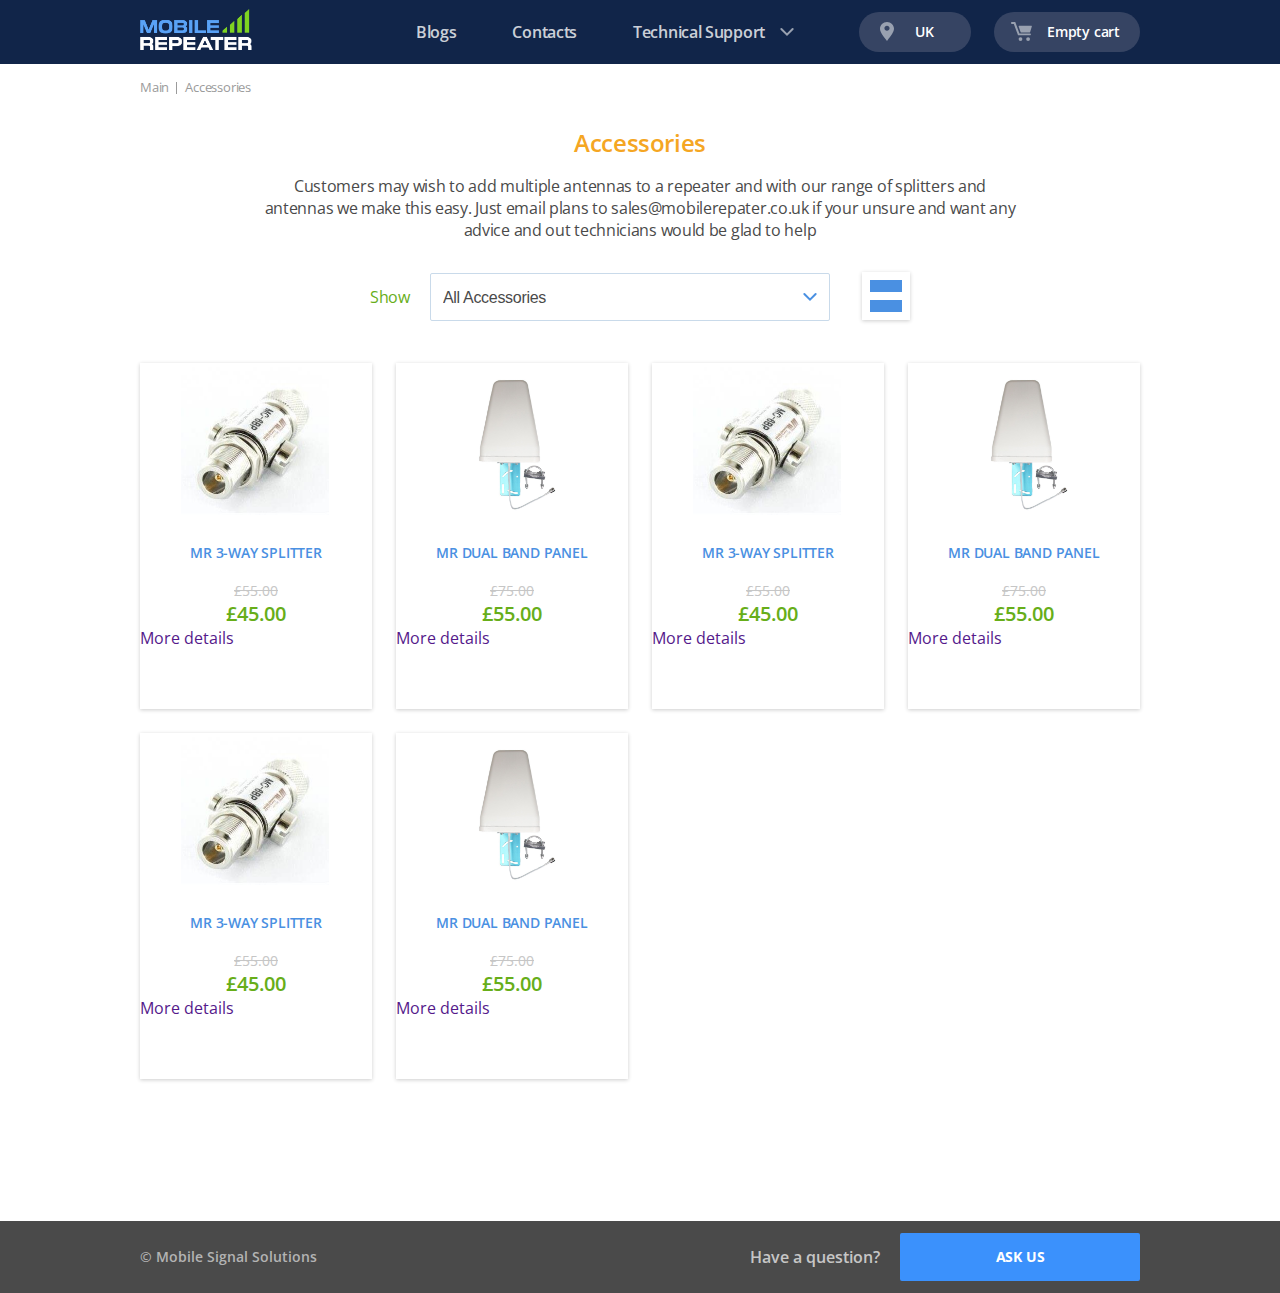
<file: accessories-cards.html>
<!doctype html>
<html class="start" lang="">
    <head>
        <meta charset="utf-8">
        <meta http-equiv="x-ua-compatible" content="IE=edge,chrome=1">
        <title></title>
        <meta name="description" content="">
        <meta name="description" content="">        
        <meta name="apple-mobile-web-app-capable" content="yes" />
        <meta name="apple-mobile-web-app-status-bar-style" content="black-translucent" />
        <meta name="viewport" content="width=device-width,minimum-scale=1.0,maximum-scale=1.0"/>

        <link rel="manifest" href="site.webmanifest">
        <link rel="shortcut icon" href="" type="image/x-icon">
        <link rel="icon" href="" type="image/x-icon">
        <link href="https://fonts.googleapis.com/css?family=Open+Sans:300,400,600" rel="stylesheet">
        
        <!-- Place favicon.ico in the root directory -->

        <link rel="stylesheet" href="assets/normalize.css">        
        <link rel="stylesheet" href="assets/slick.css">
        <link rel="stylesheet" href="assets/main.css">
        <link rel="stylesheet" href="assets/mq.css">

        <script src="assets/jquery-3.2.1.min.js"></script>
        <script src="assets/slick.min.js"></script>
        <script src="assets/main.js"></script>
    </head>
    <body>
        
        <header id="header">
            <div class="wrapper clearfix">
                <div class="header__logo">
                    <a href="">
                        <img src="./assets/header-logo.png" alt="">
                    </a>
                </div>
                <section class="header__nav">
                    <ul class="header__nav_list clearfix">
                        <li>
                            <a href="">Blogs</a>
                        </li>
                        <li>
                            <a href="">Contacts</a>
                        </li>
                        <li class="sub">
                            <span>Technical Support</span>
                            <ul class="sub__list">
                                <li>
                                    <a href="">Return & Delivery</a>
                                </li>
                                <li>
                                    <a href="">Technical Support </a>
                                </li>
                                <li>
                                    <a href="">Certificates </a>
                                </li>
                                <li>
                                    <a href="">FAQ</a>
                                </li>                                
                            </ul>
                        </li>
                    </ul>
                    <div class="header__nav_params">
                        <div class="header__nav_params-region">UK</div>
                        <div class="header__nav_params-card">Empty cart</div>
                    </div>
                </section>
            </div>
        </header>

        <main class="accessories">
			<div class="wrapper">
				<ul class="breadcrumb clearfix">
                    <li>
                        <a href="">Main</a>
                    </li>                    
                    <li>
                        <span>Accessories</span>
                    </li>
                </ul>
                <h2>Accessories</h2>
                <section class="accessories__top-text">
                	Customers may wish to add multiple antennas to a repeater and with our range of splitters and antennas we make this easy. Just email plans to sales@mobilerepater.co.uk if your unsure and want any advice and out technicians would be glad to help
                </section>                
            	<ul class="accessories__filter clearfix">
            		<li class="accessories__filter_title">Show</li>
            		<li class="accessories__filter_select-box">
            			<label class="accessories__filter-select">
                            <select id="accessories-filter" title="">
                                <option value="">All Accessories</option>
                                <option value="">Just something</option>
                                <option value="">Just something else</option>                                    
                            </select>
                        </label>
            		</li>
            		<li class="accessories__filter-switcher">
            			<div class="list">
            				<i></i>
            			</div>
            		</li>
            	</ul>

            	<article class="accessories__collection cards clearfix">
            		<!-- ================ CARDS START ===================== -->
            		<section class="accessories__cards_item">
            			<div class="accessories__cards_item-img">
            				<img src="assets/accessories-item-1.jpg" alt="">
            				<div class="accessories__cards_item-params">
            					<div class="td">
									<p>DC - 6000MHz</p>
									<p>18kA Rating</p>
									<p>N-male to N-female</p>
            					</div>            					
            				</div>
            			</div>
            			<div class="accessories__cards_item-title">MR 3-WAY SPLITTER</div>
            			<div class="accessories__cards_item-oldprice">£55.00</div>
            			<div class="accessories__cards_item-price">£45.00</div>
            			<a href="" class="accessories__cards_item-details">More details</a>
            		</section>
            		<section class="accessories__cards_item">
            			<div class="accessories__cards_item-img">
            				<img src="assets/accessories-item-2.jpg" alt="">
            				<div class="accessories__cards_item-params">
            					<div class="td">
									<p>DC - 6000MHz</p>
									<p>18kA Rating</p>
									<p>N-male to N-female</p>
            					</div>            					
            				</div>
            			</div>
            			<div class="accessories__cards_item-title">MR DUAL BAND PANEL</div>
            			<div class="accessories__cards_item-oldprice">£75.00</div>
            			<div class="accessories__cards_item-price">£55.00</div>
            			<a href="" class="accessories__cards_item-details">More details</a>
            		</section>
            		<section class="accessories__cards_item">
            			<div class="accessories__cards_item-img">
            				<img src="assets/accessories-item-1.jpg" alt="">
            				<div class="accessories__cards_item-params">
            					<div class="td">
									<p>DC - 6000MHz</p>
									<p>18kA Rating</p>
									<p>N-male to N-female</p>
            					</div>            					
            				</div>
            			</div>
            			<div class="accessories__cards_item-title">MR 3-WAY SPLITTER</div>
            			<div class="accessories__cards_item-oldprice">£55.00</div>
            			<div class="accessories__cards_item-price">£45.00</div>
            			<a href="" class="accessories__cards_item-details">More details</a>
            		</section>
            		<section class="accessories__cards_item">
            			<div class="accessories__cards_item-img">
            				<img src="assets/accessories-item-2.jpg" alt="">
            				<div class="accessories__cards_item-params">
            					<div class="td">
									<p>DC - 6000MHz</p>
									<p>18kA Rating</p>
									<p>N-male to N-female</p>
            					</div>            					
            				</div>
            			</div>
            			<div class="accessories__cards_item-title">MR DUAL BAND PANEL</div>
            			<div class="accessories__cards_item-oldprice">£75.00</div>
            			<div class="accessories__cards_item-price">£55.00</div>
            			<a href="" class="accessories__cards_item-details">More details</a>
            		</section>
            		<section class="accessories__cards_item">
            			<div class="accessories__cards_item-img">
            				<img src="assets/accessories-item-1.jpg" alt="">
            				<div class="accessories__cards_item-params">
            					<div class="td">
									<p>DC - 6000MHz</p>
									<p>18kA Rating</p>
									<p>N-male to N-female</p>
            					</div>            					
            				</div>
            			</div>
            			<div class="accessories__cards_item-title">MR 3-WAY SPLITTER</div>
            			<div class="accessories__cards_item-oldprice">£55.00</div>
            			<div class="accessories__cards_item-price">£45.00</div>
            			<a href="" class="accessories__cards_item-details">More details</a>
            		</section>
            		<section class="accessories__cards_item">
            			<div class="accessories__cards_item-img">
            				<img src="assets/accessories-item-2.jpg" alt="">
            				<div class="accessories__cards_item-params">
            					<div class="td">
									<p>DC - 6000MHz</p>
									<p>18kA Rating</p>
									<p>N-male to N-female</p>
            					</div>            					
            				</div>
            			</div>
            			<div class="accessories__cards_item-title">MR DUAL BAND PANEL</div>
            			<div class="accessories__cards_item-oldprice">£75.00</div>
            			<div class="accessories__cards_item-price">£55.00</div>
            			<a href="" class="accessories__cards_item-details">More details</a>
            		</section>
            		<!-- ================ CARDS END ===================== -->

            		<!-- ================ LIST START ===================== -->
					<section class="accessories__list_item">
						<div class="accessories__list_item-img">
            				<img src="assets/accessories-item-1.jpg" alt="">            				
            			</div>
            			<div class="accessories__list_item-title">MR 3-WAY SPLITTER</div>
            			<div class="accessories__list_item-params">
            					<div class="title">Options</div>            					
								<p>DC - 6000MHz</p>
								<p>18kA Rating</p>
								<p>N-male to N-female</p>            					
            				</div>
						<div class="accessories__list_item-info">
							<div class="accessories__list_item-oldprice">£55.00</div>
	            			<div class="accessories__list_item-price">£45.00</div>
	            			<a href="" class="accessories__list_item-details">More details</a>	
						</div>            			
					</section>
					<section class="accessories__list_item">
						<div class="accessories__list_item-img">
            				<img src="assets/accessories-item-1.jpg" alt="">            				
            			</div>
            			<div class="accessories__list_item-title">MR 3-WAY SPLITTER</div>
            			<div class="accessories__list_item-params">
            					<div class="title">Options</div>            					
								<p>DC - 6000MHz</p>
								<p>18kA Rating</p>
								<p>N-male to N-female</p>            					
            				</div>
						<div class="accessories__list_item-info">
							<div class="accessories__list_item-oldprice">£55.00</div>
	            			<div class="accessories__list_item-price">£45.00</div>
	            			<a href="" class="accessories__list_item-details">More details</a>	
						</div>            			
					</section>
					<section class="accessories__list_item">
						<div class="accessories__list_item-img">
            				<img src="assets/accessories-item-1.jpg" alt="">            				
            			</div>
            			<div class="accessories__list_item-title">MR 3-WAY SPLITTER</div>
            			<div class="accessories__list_item-params">
            					<div class="title">Options</div>            					
								<p>DC - 6000MHz</p>
								<p>18kA Rating</p>
								<p>N-male to N-female</p>            					
            				</div>
						<div class="accessories__list_item-info">
							<div class="accessories__list_item-oldprice">£55.00</div>
	            			<div class="accessories__list_item-price">£45.00</div>
	            			<a href="" class="accessories__list_item-details">More details</a>	
						</div>            			
					</section>						
            		<!-- ================ LIST END ===================== -->
            	</article>
			</div>
        </main>


        <footer id="footer">
            <div class="wrapper clearfix">
                <div class="footer__copyright">© Mobile Signal Solutions</div>
                <div class="footer__ask">
                    <div class="footer__ask-text">Have a question?</div>
                    <a href="" class="footer__ask-button">ask us</a>
                </div>
            </div>
        </footer>
    </body>
</html>
</file>
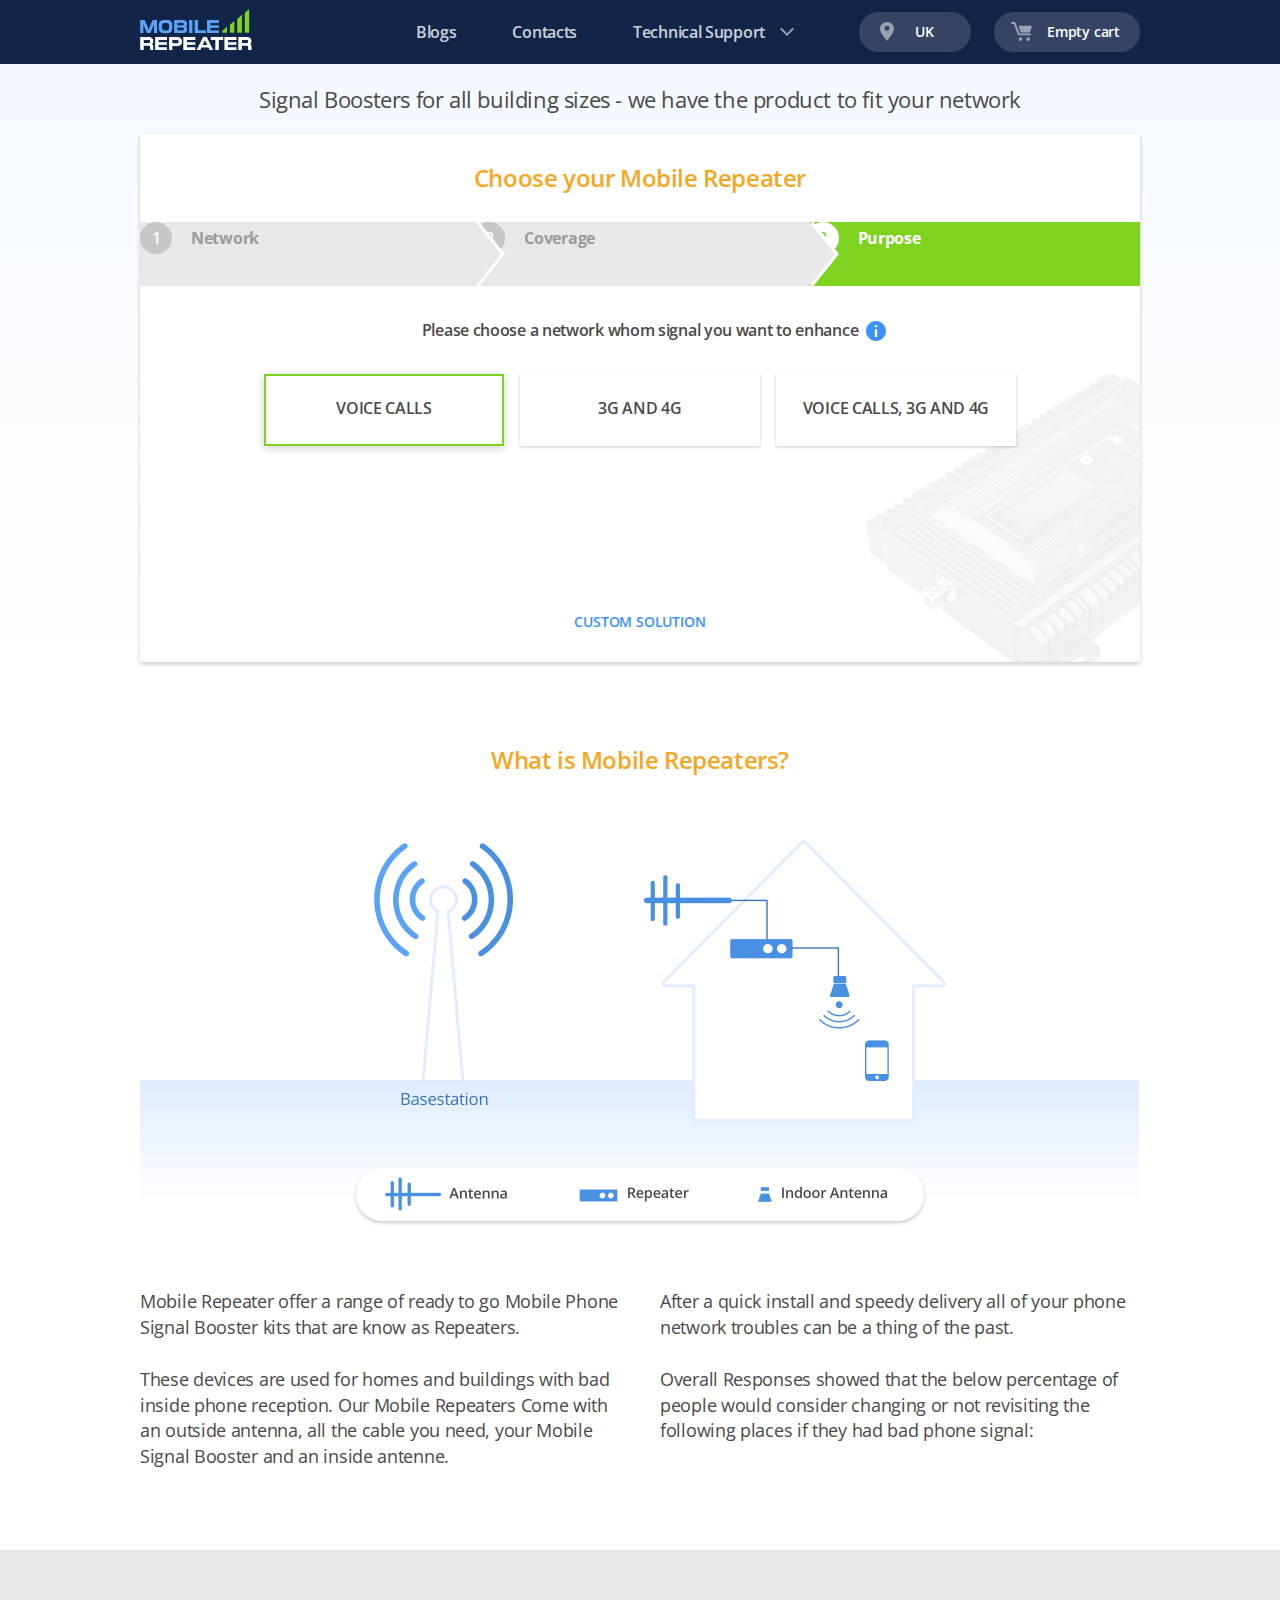
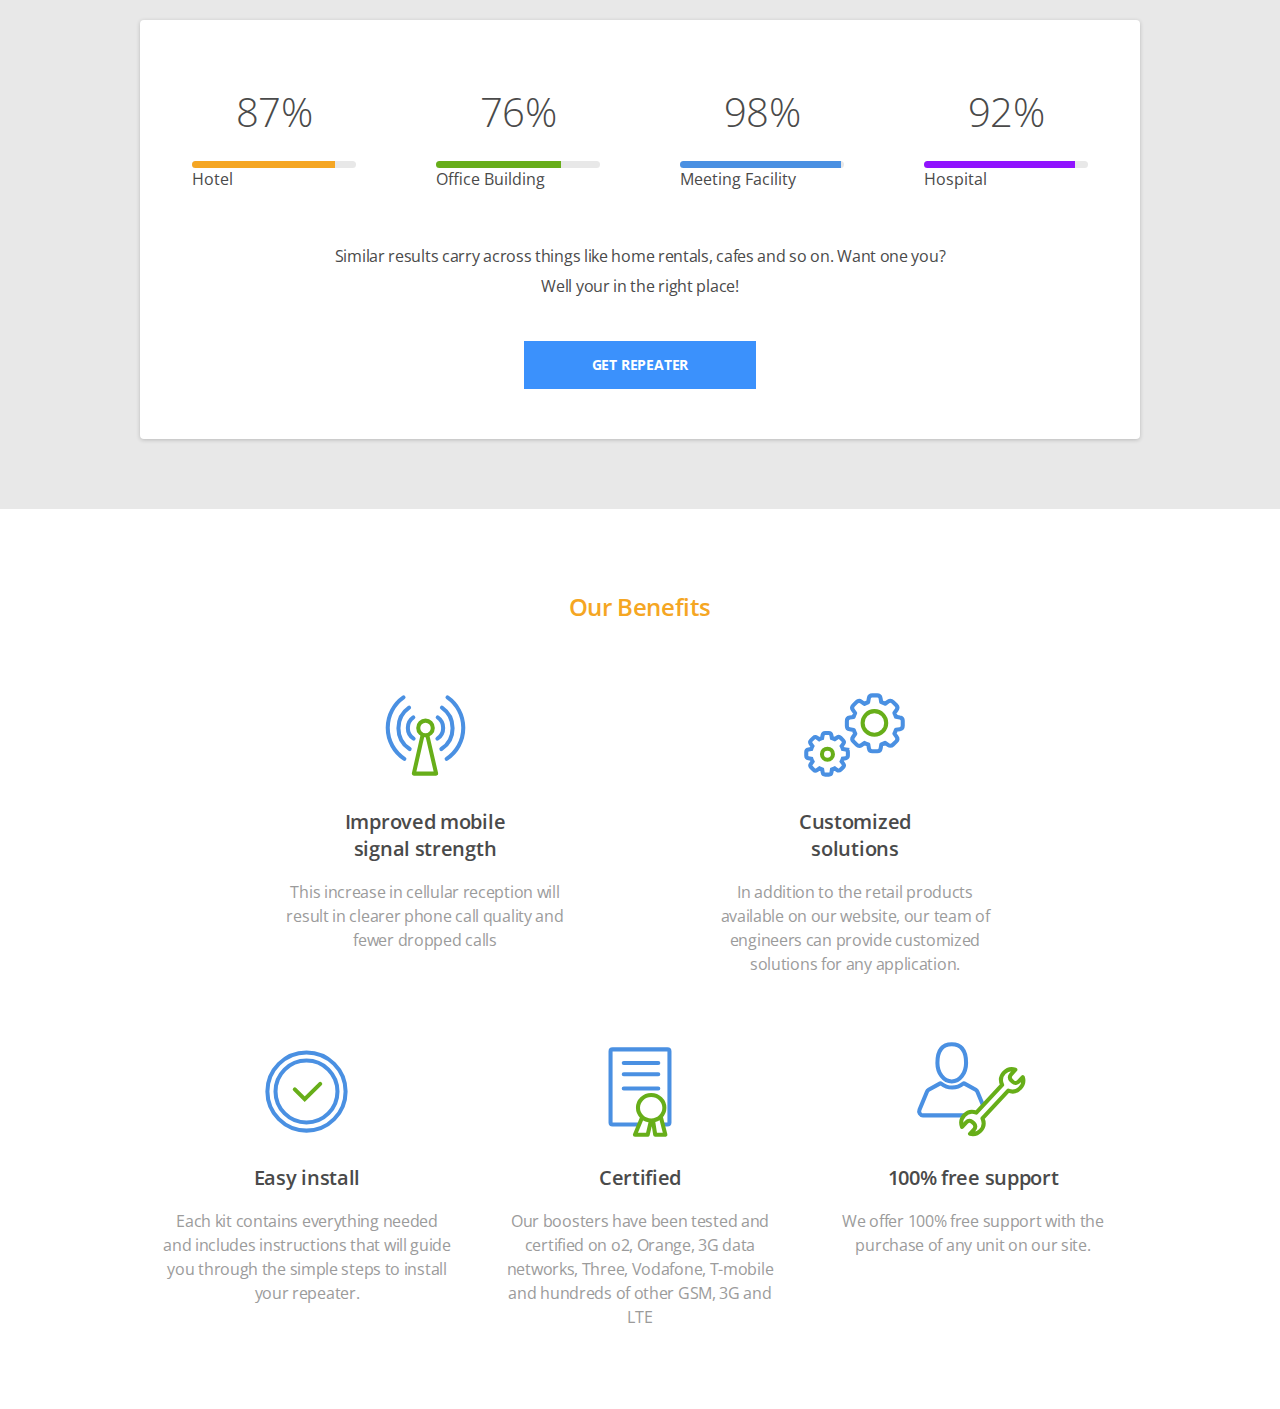
<file: widget-1.html>
<!doctype html>
<html class="start" lang="">
    <head>
        <meta charset="utf-8">
        <meta http-equiv="x-ua-compatible" content="IE=edge,chrome=1">
        <title></title>
        <meta name="description" content="">
        <meta name="description" content="">        
        <meta name="apple-mobile-web-app-capable" content="yes" />
        <meta name="apple-mobile-web-app-status-bar-style" content="black-translucent" />
        <meta name="viewport" content="width=device-width,minimum-scale=1.0,maximum-scale=1.0"/>

        <link rel="manifest" href="site.webmanifest">
        <link rel="shortcut icon" href="" type="image/x-icon">
        <link rel="icon" href="" type="image/x-icon">
        <link href="https://fonts.googleapis.com/css?family=Open+Sans:300,400,600" rel="stylesheet">
        
        <!-- Place favicon.ico in the root directory -->

        <link rel="stylesheet" href="assets/normalize.css">        
        <link rel="stylesheet" href="assets/slick.css">
        <link rel="stylesheet" href="assets/main.css">
        <link rel="stylesheet" href="assets/mq.css">

        <script src="assets/jquery-3.2.1.min.js"></script>
        <script src="assets/slick.min.js"></script>
    </head>
    <body>
        
        <header id="header">
            <div class="wrapper clearfix">
                <div class="header__logo">
                    <a href="">
                        <img src="./assets/header-logo.png" alt="">
                    </a>
                </div>
                <section class="header__nav">
                    <ul class="header__nav_list clearfix">
                        <li>
                            <a href="">Blogs</a>
                        </li>
                        <li>
                            <a href="">Contacts</a>
                        </li>
                        <li class="sub">
                            <span>Technical Support</span>
                            <ul class="sub__list">
                                <li>
                                    <a href="">Return & Delivery</a>
                                </li>
                                <li>
                                    <a href="">Technical Support </a>
                                </li>
                                <li>
                                    <a href="">Certificates </a>
                                </li>
                                <li>
                                    <a href="">FAQ</a>
                                </li>                                
                            </ul>
                        </li>
                    </ul>
                    <div class="header__nav_params">
                        <div class="header__nav_params-region">UK</div>
                        <div class="header__nav_params-card">Empty cart</div>
                    </div>
                </section>
            </div>
        </header>

        <main>
            <article class="main__widget">
                <div class="main__widget_title">Signal Boosters for all building sizes - we have the product to fit your network</div>
                <section class="main__widget_body step-3">
                    <h2>Choose your Mobile Repeater</h2>
                    <ul class="main__widget_steps clearfix">
                        <li class="step-1">
                            <i>1</i>
                            <span>Network</span>
                        </li>
                        <li class="step-2">
                            <i>2</i>
                            <span>Coverage</span>
                        </li>
                        <li class="step-3">
                            <i>3</i>
                            <span>Purpose</span>
                        </li>
                    </ul>                    
                    <ul class="main__widget_steps-displays">
                        <li class="display-1">
                            <h5>
                                <span>Please choose a carrier whom signal you want to enhance</span>
                                <div class="widget-tooltip">
                                    <i></i>
                                    <div class="widget-tooltip__text">Lorem ipsum dolor sit amet, consectetuer adipiscing elit, sed diam nonummy nibh euismod tincidunt ut laoreet dolore magna aliquam erat volutpat. Ut wisi enim ad minim veniam, quis nostrud exerci tation ullamcorper suscipit lobortis nisl ut aliquip ex ea commodo consequat. Duis autem vel eum iriure dolor in hendrerit in vulputate velit esse molestie consequat, vel illum dolore eu feugiat nulla facilisis at vero eros et accumsan et iusto odio dignissim qui blandit praesent luptatum zzril delenit augue duis dolore te feugait nulla facilisi.</div>
                                </div>                                
                            </h5>
                            <div class="display-1__all-button">All networtks</div>
                            <div class="display-1__specific-block">
                                asasda
                            </div>
                            <div class="choose-specific__link">
                                <a href="">Let me choose specific network</a>
                            </div>                            
                        </li>
                        <li class="display-2">
                            <h5>
                                <span>Choose сoverage</span>
                                <div class="widget-tooltip">
                                    <i></i>
                                    <div class="widget-tooltip__text">Lorem ipsum dolor sit amet, consectetuer adipiscing elit, sed diam nonummy nibh euismod tincidunt ut laoreet dolore magna aliquam erat volutpat. Ut wisi enim ad minim veniam, quis nostrud exerci tation ullamcorper suscipit lobortis nisl ut aliquip ex ea commodo consequat. Duis autem vel eum iriure dolor in hendrerit in vulputate velit esse molestie consequat, vel illum dolore eu feugiat nulla facilisis at vero eros et accumsan et iusto odio dignissim qui blandit praesent luptatum zzril delenit augue duis dolore te feugait nulla facilisi.</div>
                                </div>                                
                            </h5>
                            <ul class="display-2__сoverage-list clearfix">
                                <li class="home selected">
                                    <div class="display-2__сoverage_item-title">for home & small office</div>
                                    <div class="display-2__сoverage_item-sub">less 40 m2</div>
                                </li>
                                <li class="large-office">
                                    <div class="display-2__сoverage_item-title">for Large Office</div>
                                    <div class="display-2__сoverage_item-sub">from 40 to 200 m2</div>
                                </li>
                                <li class="large-building">
                                    <div class="display-2__сoverage_item-title">for large building </div>
                                    <div class="display-2__сoverage_item-sub">upper 200 m2</div>
                                </li>
                                <li class="vehicless">
                                    <div class="display-2__сoverage_item-title">vehicles & Boat</div>                                    
                                </li>
                            </ul>
                        </li>
                        <li class="display-3">
                            <h5>
                                <span>Please choose a network whom signal you want to enhance</span>
                                <div class="widget-tooltip">
                                    <i></i>
                                    <div class="widget-tooltip__text">Lorem ipsum dolor sit amet, consectetuer adipiscing elit, sed diam nonummy nibh euismod tincidunt ut laoreet dolore magna aliquam erat volutpat. Ut wisi enim ad minim veniam, quis nostrud exerci tation ullamcorper suscipit lobortis nisl ut aliquip ex ea commodo consequat. Duis autem vel eum iriure dolor in hendrerit in vulputate velit esse molestie consequat, vel illum dolore eu feugiat nulla facilisis at vero eros et accumsan et iusto odio dignissim qui blandit praesent luptatum zzril delenit augue duis dolore te feugait nulla facilisi.</div>
                                </div>                                
                            </h5>
                            <ul class="display-3__сoverage-list clearfix">
                                <li class="home selected">
                                    <div class="display-3__сoverage_item-title">Voice calls</div>
                                </li>
                                <li class="large-office">
                                    <div class="display-3__сoverage_item-title">3G and 4G</div>                                    
                                </li>
                                <li class="large-building">
                                    <div class="display-3__сoverage_item-title">Voice calls, 3G and 4G</div>
                                </li>                                
                            </ul>
                        </li>
                    </ul>
                    <div class="custom-solution__link">
                        <a href="">Custom solution</a>
                    </div>
                </section>
            </article>

            <article class="index-whatis">
                <h2>What is Mobile Repeaters?</h2>
                <div class="index-whatis__infograph-1">
                    <img src="assets/index-infographic-1.png" alt="">
                </div>
                <ul class="index-whatis__dobble_text clearfix">
                    <li class="fl">Mobile Repeater offer a range of ready to go Mobile Phone Signal Booster kits that are know as Repeaters.<br><br>
                        These devices are used for homes and buildings with bad inside phone reception. Our Mobile Repeaters Come with an outside antenna, all the cable you need, your Mobile Signal Booster and an inside antenne. </li>
                    <li class="fr">After a quick install and speedy delivery all of your phone network troubles can be a thing of the past.<br><br>
                        Overall Responses showed that the below percentage of people would consider changing or not revisiting the following places if they had bad phone signal:</li>
                </ul>
            </article>

            <article class="index-statistic">
                <section class="index-statistic__block">
                    <ul class="index-statistic__block_list clearfix">
                        <li class="orange">
                            <div class="index-statistic__block_list_percent">87%</div>
                            <div class="index-statistic__block_list_bar"></div>
                            <div class="index-statistic__block_list_title">Hotel</div>
                        </li>
                        <li class="green">
                            <div class="index-statistic__block_list_percent">76%</div>
                            <div class="index-statistic__block_list_bar"></div>
                            <div class="index-statistic__block_list_title">Office Building</div>
                        </li>
                        <li class="blue">
                            <div class="index-statistic__block_list_percent">98%</div>
                            <div class="index-statistic__block_list_bar"></div>
                            <div class="index-statistic__block_list_title">Meeting Facility</div>
                        </li>
                        <li class="violet">
                            <div class="index-statistic__block_list_percent">92%</div>
                            <div class="index-statistic__block_list_bar"></div>
                            <div class="index-statistic__block_list_title">Hospital</div>
                        </li>
                    </ul>
                    <div class="index-statistic__block_text">Similar results carry across things like home rentals, cafes and so on. Want one you?<br/>Well your in the right place!</div>
                    <a href="" class="index-statistic__block_button">Get repeater</a>
                </section>
            </article>
            <article class="index-benefits">
                <h2>Our Benefits</h2>
                <ul class="index-benefits__list_top">
                    <li class="fl">
                        <div class="index-benefits__list_img">
                            <img src="assets/benefits-1.svg" alt="">
                        </div>
                        <div class="index-benefits__list_title">Improved mobile signal strength</div>
                        <div class="index-benefits__list_description">This increase in cellular reception will result in clearer phone call quality and fewer dropped calls</div>
                    </li>
                    <li class="fr">
                        <div class="index-benefits__list_img">
                            <img src="assets/benefits-2.svg" alt="">
                        </div>
                        <div class="index-benefits__list_title">Customized solutions</div>
                        <div class="index-benefits__list_description">In addition to the retail products available on our website, our team of engineers can provide customized solutions for any application. </div>
                    </li>
                </ul>
                <ul class="index-benefits__list_bottom">
                    <li>
                        <div class="index-benefits__list_img">
                            <img src="assets/benefits-3.svg" alt="">
                        </div>
                        <div class="index-benefits__list_title">Easy install</div>
                        <div class="index-benefits__list_description">Each kit contains everything needed and includes instructions that will guide you through the simple steps to install your repeater.</div>
                    </li>
                    <li>
                        <div class="index-benefits__list_img">
                            <img src="assets/benefits-4.svg" alt="">
                        </div>
                        <div class="index-benefits__list_title">Certified</div>
                        <div class="index-benefits__list_description">Our boosters have been tested and certified on o2, Orange, 3G data networks, Three, Vodafone, T-mobile and hundreds of other GSM, 3G and LTE</div>
                    </li>
                    <li>
                        <div class="index-benefits__list_img">
                            <img src="assets/benefits-5.svg" alt="">
                        </div>
                        <div class="index-benefits__list_title">100% free support </div>
                        <div class="index-benefits__list_description">We offer 100% free support with the purchase of any unit on our site.</div>
                    </li>
                </ul>
            </article>
        </main>

    </body>
</html>
</file>
<file: assets/mq.css>
@media screen and (max-width: 1000px) {
	html, body {
		min-width: 320px;
	}
	header {
		height: 44px;
		position: fixed;
		top: 0;
		left: 0;
		width: 100%;		
	}
	header .wrapper {
		width: auto;
	}	
	.wrapper {
		width: auto;		
	}
	.header__logo,
	.header__nav_list {
		display: none;	
	}
	.header__nav {
		float: none;
	}
	.header__nav_params {
		float: none;
		padding-top: 8px;
		margin-left: 62px;
	}
	.header__nav_params-region {
	    width: 64px;
	    height: 28px;
	    border-radius: 14px;
	    font-size: 13px;
	    font-weight: 600;
	    font-stretch: normal;
	    line-height: 28px;
	    letter-spacing: -0.2px;
	    color: #ffffff;
	    padding-left: 30px;
	    background: #364463 url(ic-location.svg) no-repeat 8px 4px / 20px 20px;
	    float: left;
	    margin-right: 23px;
	    cursor: pointer;
	}
	.header__nav_params-card {
	    height: 28px;
	    border-radius: 14px;
	    font-size: 13px;
	    font-weight: 600;
	    font-stretch: normal;
	    line-height: 28px;
	    letter-spacing: -0.2px;
	    color: #ffffff;
	    padding: 0 12px 0 34px;
	    background: #364463 url(ic-cart.svg) no-repeat 8px 4px / 20px 20px;
	    float: right;
	    cursor: pointer;
	    margin-right: 11px;
	}
	.header__mobile_menu-but {
		display: block;
	}
	main {
		margin-top: 44px;
	}
	.main__widget_steps {
	    list-style: none;
	    margin: 0;
	    padding: 0;
	    overflow: inherit;
	}
	.main__widget_title {
	    font-size: 14px;
	    font-weight: normal;
	    font-stretch: normal;
	    line-height: 1;
	    letter-spacing: -0.4px;
	    text-align: center;
	    padding: 16px 0;
	    margin: 0 16px;
	}
	.main__widget_body {
	    width: auto;
	    margin: 0 16px;
	    height: auto;
	    box-shadow: 0 2px 4px 0 rgba(0, 0, 0, 0.2);	    
	    background: #ffffff url(img_bg_widget.png) no-repeat right bottom / 35% auto;
	    position: relative;
	    padding-bottom: 75px;
	}
	.main__widget_steps-mobile_edit {
		box-sizing: content-box;
	}
	.main__widget_body h2 {
	    margin: 0;
	    padding: 29px 0 19px 0;
	    font-size: 18px;
	    font-weight: 600;
	    font-stretch: normal;
	    line-height: 1;
	    letter-spacing: -0.4px;
	    text-align: center;
	    color: #f5a623;
	}
	.main__widget_steps li {	 
	    float: left;
	    height: 32px;
	}
	.main__widget_steps li .table {	    
	    height: 32px;
	}
	.main__widget_steps li .td {
	 	line-height: 1;
	}
	.main__widget_steps li i {	 
	    width: 18px;
	    height: 18px;	    
	    font-size: 8px;	    
	    line-height: 18px;	    	    	    	    
	    margin-right: 4px;
	}
	.main__widget_steps li span {	 
	    font-size: 11px;	    
	}
	.main__widget_steps li::before {
	    border: 17px solid transparent;
	    border-left: 9px solid #e8e8e8;	    
	    top: -1px;
	}
	.main__widget_steps li::after {	    
	    border: 19px solid transparent;
	    border-left: 9px solid #fff;	    
	    left: 2px;	    
	}
	.main__widget_steps li .edit {	    
	    display: none!important;
	}
	.display-1__all-button {
	    width: 254px;
	    height: 48px;
	    line-height: 48px;
	    margin-top: 17px;
	}
	.main__widget_steps-displays h5 {
	    margin: 0 auto;    	
    	max-width: 65%;
    	font-size: 14px;
	}
	.widget-tooltip {	    
	    width: 32px;
	    height: 32px;	    
	    top: -3px!important;
    	right: -37px!important;
	}
	#index-top-slider {
	    width: auto;
	    margin: 34px auto 0 auto;
	    text-align: center;
	    overflow: hidden;
	}
	#index-top-slider .item {
	    width: 50%;	    
	}
	#index-top-slider .item:nth-child(odd){
		float: left;
	}
	#index-top-slider .item:nth-child(even){
		float: right;
	}
	.display-2__сoverage-list {	 
	    width: auto;
	}
	.display-2__сoverage-list li {
	    width: 90%;
	    height: 48px;
	    float: none!important;
	    margin-left: auto;
	    margin-right: auto;
	    margin: 0 auto 16px auto;
	    background-size: 32px 32px!important;        
	}
	.display-2__сoverage-list li.home,
	.display-2__сoverage-list li.large-office,
	.display-2__сoverage-list li.large-building {
		padding-top: 6px;
	}
	.display-2__сoverage-list li.vehicless {
		padding-top: 14px;
	}
	.display-2__сoverage_item-title {
		font-size: 13px;
	}
	.display-3__сoverage-list {
		display: block;
	}
	.display-3__сoverage-list li {
	    width: 80%;
	    height: 48px;	    
	    margin: 0 auto 16px auto!important;	    
	    float: none;
	    padding-top: 10px;
	}
	.widget-tooltip .widget-tooltip__text {
	    width: 90vw;
	    max-width: 100vw!important;
	    left: 50%;
	    top: 50%!important;
	    position: fixed;
	    transform: translate(-50%, -50%);
	}
	.widget-tooltip i {	    
	    display: none!important;
	}
	.widget-tooltip i::after {	 
	    width: 30px;
	    height: 30px;	    
	}
	.index-whatis {
		margin-top: 32px;
	}
	.index-whatis h2 {
	    margin: 0;
	    padding: 0 0 25px 0;
	    font-size: 18px;	    
	}
	.index-whatis__infograph-1 {
		width: auto;		
	}
	.index-whatis__dobble_text {
	    list-style: none;
	    margin: 24px 16px 24px 16px;
	    padding: 0;
	    width: auto;
	}
	.index-whatis__dobble_text li {
		width: auto;
		font-size: 14px;
	}
	.index-statistic {	    
	    padding: 16px;
	}
	.index-statistic__block {
	    width: auto;	    
	}
	.index-statistic__block_list {	 
	    margin: 64px auto 50px auto;
	    padding: 0 16px;
	    display: block;
	}
	.index-statistic__block_list li {
	    width: 45%;	    
	    margin-right: 0;
	    text-align: center;
	    margin-bottom: 32px;
	}
	.index-statistic__block_list li:nth-child(odd){
		float: left;
	}
	.index-statistic__block_list li:nth-child(even){
		float: right;
	}
	.index-statistic__block_list_percent {
	    font-size: 24px;	    
	}
	.index-statistic__block_list_title {
		font-size: 12px;
		margin-top: 11px;
	}
	.index-statistic__block_text {
	    font-size: 13px;	    
	    line-height: 1.6;
	    margin: 0 16px;	    
	}
	.index-statistic__block_button {
	    display: block;
	    width: auto;
	    height: 44px;	    
	    margin: 16px;
	    line-height: 44px;	    
	}
	.index-benefits {
	    padding-top: 40px;
	    padding-bottom: 32px;
	}
	.index-benefits h2 {
	    font-size: 18px;	    
	}
	.index-benefits__list_top {
	    list-style: none;
	    margin: 10px 16px;
	    padding: 0;
	    display: block;
	}
	.index-benefits__list_top li {	 
	    width: auto;
	    text-align: left;
	    float: none!important;
	    overflow: hidden;
	    margin-bottom: 14px;
	}
	.index-benefits__list_img {
	    width: 72px;
	    height: 72px;
	    margin: auto;
	    float: left;
	}
	.index-benefits__list_title {
	    font-size: 14px;
	    font-weight: 600;
	    font-stretch: normal;
	    line-height: normal;
	    letter-spacing: -0.3px;
	    text-align: left;
	    margin: 12px auto 0 85px;
	    width: auto;
	}
	.index-benefits__list_description {
	    font-size: 13px;
	    font-weight: normal;
	    font-stretch: normal;
	    line-height: 1.5;
	    letter-spacing: -0.3px;
	    text-align: left;
	    margin: 10px auto 0 85px;
	    width: auto;
	    color: #9b9b9b;
	}
	.index-benefits__list_bottom {	 
	    margin: 10px 16px;
	    display: block;
	}
	.index-benefits__list_bottom li {
		width: auto;
	    text-align: left;
	    float: none!important;
	    overflow: hidden;
	    margin-bottom: 14px;
	}
	.testimonials__slider {
	    width: auto;
	    margin: 24px auto 0 auto;
	}
	.index-testimonials {
	    height: auto;
	    padding-bottom: 32px;
	}
	.index-testimonials h2 {
	    margin: 32px 0 0 0;	    
	    font-size: 18px;	    
	}
	.testimonials__slider_item-block {
	    height: auto;
	    border-radius: 4px;
	    box-shadow: 0 2px 4px 0 rgba(0, 0, 0, 0.2);
	    margin: 0 16px;
	    padding: 45px 16px 18px 16px;
	    background: #fff url(quotes.svg) no-repeat 16px 16px / 30px auto;
	}
	.testimonials__slider_item-text {
	    font-size: 13px;	    
	    line-height: 18px;	    
	}
	.testimonials__slider_item-name {
	    margin-top: 9px;
	    font-size: 13px;	 
	}
	.testimonials__slider_item-date {
	    font-size: 13px;
	}
	.index-wiw h2 {
	    margin: 40px 0 0 0;	    
	    font-size: 18px;	    
	}
	.index-wiw__steps {	 
	    margin: 24px auto 0 auto;
	    padding: 0;
	    display: block;
	    width: 240px;
	}
	.index-wiw__steps li {
	    width: auto;
	    height: auto;
	    float: none;
	    border-right: none;
	    text-align: center;
	    margin-bottom: 37px;
	}
	.index-wiw__steps_title {
	    display: none;
	}
	.index-wiw__steps_title-mobile {
	    display: block;
	}
	.index-wiw__steps_img {
	    width: 135px;
	    height: 135px;	    
	}
	.index-wiw__steps_description {
	    margin: 8px auto 0 auto;
	    font-size: 14px;	    
	    width: auto;
	}
	.index-wiw__steps_description span {
		display: block;
	    margin-top: 4px;
	    font-size: 13px;	    
	}
	.index-wiw__iycs {
	    width: 292px;
	    height: 113px;
	    margin: 40px auto 0 auto;
	    padding: 22px 24px;
	    background: url(combined-shape-mobile.png) no-repeat 0 0 / 292px auto;
	    font-size: 14px;	    
	}
	.index-wiw__graphic {
	    list-style: none;
	    margin: 22px auto 0 auto;
	    padding: 0;
	    display: block;
	}
	.index-wiw__graphic .index-wiw__graphic_item {
	    width: 100%;
	    margin-right: 0;
	}
	.index-wiw__graphic .index-wiw__graphic_item img {
		width: 90%;
		margin: auto;
	}
	.index-wiw__graphic .slick-dots {
		list-style: none;
		overflow: hidden;
		margin: 16px auto 0 auto;
		padding: 0;
		display: table;
	}
	.index-wiw__graphic .slick-dots li {
		float: left;
		width: 8px;
		height: 8px;
		margin-right: 9px;
	}
	.index-wiw__graphic .slick-dots li:last-child {
		margin-right: 0;
	}
	.index-wiw__graphic .slick-dots li button {
		width: 8px;
		height: 8px;
		display: block;
		border-radius: 50%;
		border: none;
		background: rgb(204, 204, 204);
		font-size: 0;
		line-height: 0;
		color: transparent;
		padding: 0;
	}
	.index-wiw__graphic .slick-dots li.slick-active button {		
		background: rgb(126, 211, 33);
	}
	.index-wiw__cashback {
	    margin: 50px 16px 56px 16px;
	    text-align: center;
	}
	.index-wiw__cashback img {
		width: 100%;
	}
	.index-wiw__cashback a {
		display: block;
	    width: auto;
	    height: 44px;
	    margin: 16px 16px 0 16px;
	    line-height: 44px;	    
	}
	footer {	 
	    height: auto;
	    position: relative;
	    padding-bottom: 58px;
	}
	.footer__copyright {
	    float: none;	    
	    line-height: 1;
	    position: absolute;
	    width: 100%;
	    text-align: center;
	    left: 0;
	    bottom: 24px;	    
	}
	.footer__ask {
	    float: none;
	    text-align: center;	    
	}
	.footer__ask-text {
	    font-size: 14px;	    
	    line-height: 1;	    
	    float: none;
	    margin-right: 0;
	    margin-bottom: 17px;
	    margin-top: 24px;
	}
	.footer__ask-button {	 
	    width: auto;
	    height: 44px;	    
	    line-height: 44px;	    
	    float: none;
	    margin: 0 16px;
	}
	.breadcrumb {
	    list-style: none;
	    margin: 0 16px;
	    padding: 16px 0 0 0;
	}
	.recommend__toptext {
	    margin: 10px 16px 0 16px;
	    font-size: 16px;	    
	}
	.recommend__top-title {
	    margin: 14px 16px 0 16px;
	    font-size: 18px;	    
	}
	.recommend__edit-steps {	 
	    height: auto;
	    margin: 18px 16px;
	    padding: 0;	    
	    background-color: #ffffff;
	    box-shadow: 0 1px 4px 0 rgba(0, 0, 0, 0.2);
	    display: block;
	}
	.recommend__edit-steps > li {
	    font-size: 12px;	    
	    text-align: left;
	    position: relative;
	    margin: 0;
	    padding: 14px 20px 14px 10px;
	    float: left;
	    cursor: default;
	    width: 33.33333333333333333333333333333%;
	}
	.recommend__edit-steps li::after {
		display: none;
	}
	.recommend__edit-steps li .shopify-section {
		position: relative;
		display: inline-block;
	}
	.recommend__edit-steps li .shopify-section::after {
	    content: "";
	    display: block;
	    width: 16px;
	    height: 16px;
	    background: url(edit.svg) no-repeat center / 14px auto;
	    position: absolute;
	    top: 0px;
	    right: -18px;
	}
	.we-recommend h3 {
	    margin: 24px 0;	    
	    font-size: 18px;	    
	}
	.recommend__item {
		display: none;
	}
	.recommend__item-mobile {
		display: block;
	}
	.recommend__upgraded_list {
	    padding: 30px 0 24px 0;
	    margin-bottom: 0;
	    background-color: rgb(242, 247, 255);
	}
	.modal {	 
	    top: 0!important;	    
	    padding: 16px;	    
	}
	.modal__header {
	    height: 60px;
	    background-color: #fff;
	    text-align: center;
	    position: relative;
	    box-shadow: 0 1px 3px 0 rgba(0, 0, 0, 0.2);
	    z-index: 1;
	}
	.modal__header h2 {	    
	    padding: 18px 0 0 0;
	    font-size: 18px;	    
	}
	.modal__header i.close {	 
	    top: 19px;
	    right: 19px;	    
	}
	.modal__body {
		width: 290px;
	}
	.modal__main {	    
	    padding: 24px 16px;	    
	}
	#edit-carrier .edit-carrier__all-networks {
	    display: block;
	    width: auto;
	    height: 48px;
	    font-size: 13px;	    	    
	    line-height: 48px;	    	    
	    margin: auto;	    
	}
	#edit-carrier .edit-carrier__all-text {
	    font-size: 14px;	    
	    margin: 16px 0;
	}
	#edit-carrier .edit-carrier__list {	    
	    width: auto;
	    margin-bottom: -24px;
	}
	#edit-carrier .edit-carrier__list li {
	    width: 120px;
	    height: 48px;
	    background-color: #ffffff;
	    box-shadow: 0 1px 3px 0 rgba(0, 0, 0, 0.2);
	    margin-bottom: 24px;
	    cursor: pointer;
	    border: solid 2px #fff;
	    display: inline-block;
	}
	.modal__footer {
	    height: auto;	    
	    padding: 16px;
	}
	.modal__footer_save {	 
	    width: auto;
	    height: 44px;	    	    
	    line-height: 44px;	    
	    margin: auto;
	}
	#edit-coverage .edit-coverage__list {
	    list-style: none;
	    padding: 0;
	    margin: 0 auto -24px auto;
	    width: auto;
	}
	#edit-coverage .edit-coverage__list li {
	    width: 258px;
	    height: 48px;
	    padding-left: 54px!important;
	    margin-bottom: 16px!important;
	    background-size: 32px 32px!important;
	    background-position: 8px center!important;
	    float: none!important;
	    padding-top: 6px!important;

	}
	#edit-coverage .edit-coverage__list_item-title {
	    font-size: 13px;
	}
	#edit-coverage .edit-coverage__list_item-sub {
	    font-size: 13px;	    
	}
	#edit-coverage .edit-coverage__list li.vehicless {
	    padding-top: 13px!important;
	}
	#edit-requiredfor .edit-requiredfor__сoverage-list {
	    display: block;
	}
	#edit-requiredfor .edit-requiredfor__сoverage-list li {
	    width: auto;
	    height: 48px;	    
	    margin: 0 auto 16px auto;
	    float: none;
	    padding-top: 13px;
	}
	#edit-requiredfor .edit-requiredfor__сoverage_item-title {
	    font-size: 13px;	    
	}
	.product {
		display: none;
	}
	.product-mobile {
		display: block;
	}
	.product-mobile__description-text p {
		
	}
	.product-mobile__description-text h1 {
	  margin: 0;
	  padding: 0;
	  font-size: 22px;
	}
	.product-mobile__description-text h2,
	.product-mobile__description-text h3 {
	  margin: 0;
	  padding: 0;
	  font-size: 20px;
	}
	.accessories .breadcrumb {
		display: none;
	}
	.accessories h2 {
	    margin: 0px 16px;
	    padding-top: 16px;
	    font-size: 18px;
    }
    .accessories__top-text {
	    width: auto;
	    margin: 16px 16px 0 16px;
	    font-size: 14px;	    
	    line-height: 20px;	    
	}
	.accessories__filter {
	    list-style: none;
	    margin: 14px 0 24px 0;
	    padding: 0;
	    display: table;
	    width: 100%;
	}
	.accessories__filter li.accessories__filter_title {
		width: 58px;
	    float: none;
	    font-size: 14px;	    
	    line-height: 1;	    
	    text-align: right;
	    color: #67ae19;	    
	    padding-right: 7px;
	    margin-right: 0;
	    display: table-cell;
	    vertical-align: middle;
	}
	.accessories__filter_select-box {
	    float: none;
	    margin-right: 0;
	    width: auto;
	    display: table-cell;
	}
	.accessories__filter-switcher {
		width: 72px;
		padding-left: 10px;
	    float: none;
	    display: table-cell;
	    vertical-align: middle;
	}
	.accessories__filter-switcher div {
	    width: 44px;
	    height: 44px;	    
	}
	.accessories__filter-switcher .list::before {	    
	    width: 30px;
	    height: 11px;	    
	    left: 8px;
	    top: 8px;
	}
	.accessories__filter-switcher .list::after {	    
	    width: 30px;
	    height: 11px;	    
	    left: 8px;
	    top: 28px;
	}
	.accessories__collection {
	    margin: 0px;
	    padding: 23px 16px 0 16px;
	    background-color: rgb(242, 247, 255);
	    box-shadow: inset 0 1px 2px 0 rgba(0, 0, 0, 0.2);
	}
	.accessories__collection.list {
	    margin: 0px;
	    padding: 0;	    
	}
	.accessories__cards_item {
	    width: auto;
	    height: auto;	    	    
	    float: none;
	    margin: 0 0 24px 0;
	}
	.accessories__cards_item-img {
	    height: 160px;
	    overflow: hidden;
	    position: relative;
	    text-align: center;
	    border-bottom: 1px solid rgb(210, 210, 210);
	}
	.accessories__cards_item-params {
		display: none;
	}	
	.accessories__cards_item-title {
	    margin: 20px 16px 0 16px;
	    padding-right: 75px;
	    font-size: 16px;	    
	    line-height: 24px;
	    position: relative;
	    text-align: left;
	}
	.accessories__cards_item-params-mobile  {
		display: block;
	}
	.accessories__cards_item-price-block {
		float: right;
		margin-right: 16px;
	}
	.accessories__cards_item-details {
		clear: both;
		overflow: hidden;
	}
	.accessories__cards_item-details a {
		display: block;
		margin: 24px 16px 16px 16px;
		width: auto;
		height: 44px;
		border-radius: 1.9px;
		background-color: #3b91fc;  
		font-size: 14px;
		font-weight: bold;  
		font-stretch: normal;
		line-height: 44px;
		letter-spacing: -0.2px;
		text-align: center;
		color: #ffffff;
	}
	.accessories__list_item {
		position: relative;		
	}
	.accessories__collection.list .accessories__list_item {
		display: block!important;
		padding: 26px 16px;
		margin-bottom: 0;
		border-bottom: 1px solid #d2d2d2;
		box-shadow: none;
		min-height: inherit;
		overflow: hidden;
	}
	.accessories__list_item-img {
	    width: 74px;
	    display: block;
	    vertical-align: middle;
	    text-align: center;
	    float: left;
	}
	.accessories__list_item-img img {
		max-width: 100%;
		max-height: 100%;
		border: 1px solid #b0b0b0;
	}
	.accessories__list_item .product-mobile__instok {
		position: static;
		margin-top: 11px;
	}
	.accessories__list_item-title {
	    width: auto;
	    display: block;	    
	    padding: 56px 24px 0 32px;
	    font-size: 16px;
	    font-weight: 600;
	    font-style: normal;
	    font-stretch: normal;
	    line-height: 1.5;
	    letter-spacing: -0.3px;
	    text-align: left;
	    color: #4a90e2;
	    border-right: 1px solid #e8e8e8;
	}
	.accessories__list_item-title {
	    width: auto;
	    display: block;
	    vertical-align: top;
	    padding: 0;
	    font-size: 14px;
	    font-weight: 600;
	    font-style: normal;
	    font-stretch: normal;
	    line-height: 1.5;
	    letter-spacing: -0.3px;
	    text-align: left;
	    color: rgb(74, 74, 74);
	    border-right: none;
	    margin: 0 85px 0 100px;
	}
	.accessories__list_item-params {
	    width: auto;
	    display: block;
	    vertical-align: top;
	    padding: 0;
	    border-right: none;
	    margin: 0 85px 0 100px;
	}
	.accessories__list_item-info {
	    display: block;	    
	    width: 85px;
	    position: absolute;
	    top: 26px;
	    right: 16px;
	}
	.accessories__list_item-oldprice {
	    font-size: 13px;
	    text-align: right;
    }
    .accessories__list_item-price {
	    margin-top: 6px;
	    font-size: 16px;
	    text-align: right;	    
	}
	.accessories__list_item-details {
		display: none;
	}
	.accessories__list_item-params .title {
	    display: none;
	}
	.accessories__list_item-params .prod_short_desc {
		list-style: none;
		margin: 8px 0 0 0;
		padding: 0;
	}
	.accessories__list_item-params .prod_short_desc li {
		font-size: 12px;
		color: rgb(128, 128, 128);
	}
	.custom-solution iframe {
	  
	}
	.custom-solution h2 {
	    margin: 13px 16px 15px 16px;
	    font-size: 18px;
	    font-weight: 600;
	    font-stretch: normal;
	    line-height: 1.33;
	    letter-spacing: -0.4px;
	    text-align: center;
	    color: #f5a623;	
	}
	.custom-solution .rte {
		font-size: 14px;
	}
	.custom-solution .rte table {
		width: 100%!important;
		margin: 0;
		padding: 0 16px;
	}
	.custom-solution .rte img {
		max-width: 90%;
		margin: auto;
	}
	.custom-solution__form {
	    margin: 32px 16px 0 16px;
	    width: auto;
	}
	.custom-solution__form_block {
	    width: auto;
	    margin-bottom: 24px;
	    float: none;
	}
	.custom-solution__form_block input[type="text"], .custom-solution__form_block input[type="tel"] {	 
	    height: 44px;	        
	    line-height: 42px;	    
	    padding: 0 12px;
	}
	.custom-solution__form_block textarea {	    
	    height: 94px;	    
	}
	.custom-solution__form_block.file {
	  margin-top: 20px;
	}
	.custom-solution__form_block .file-placeholder {
	    width: auto;
	    height: auto;
	    margin: 0 16px;
	    font-size: 14px;	    
	    letter-spacing: -0.3px;
	    text-align: center;	    
	}
	.file-label {
	    width: auto;
	    height: 44px;	    
	    border: 2px solid #3b91fc;
	    margin: 16px auto 0 auto;
	    background: none;
	    padding: 0;	    
	    line-height: 40px;	    
	    text-align: center;
	    float: none;
	    position: relative;
	}
	.file-label::before {
		content: "";
	    display: block;
	    width: 32px;
	    height: 32px;
	    background: url(attach.svg) no-repeat 0 0 / 32px 32px;
	    position: absolute;
	    top: 4px;
	    left: 50%;
	    transform: translate(-93px, 0);
	}
	.custom-solution__form_block .file-value {
	    width: auto;
	    height: 44px;
	    font-size: 16px;	    
	    line-height: 44px;
	    text-align: left;
	    overflow: hidden;
	    white-space: nowrap;
	    margin: 16px 8px 0 16px;
	    float: left;
	    display: none;
	}
	.custom-solution__form_block .file-value-clear {
	    width: 32px;
	    height: 32px;
	    background: url(delete.svg) no-repeat center;
	    float: left;
	    margin-top: 24px;
	    cursor: pointer;
	    display: none;
	}
	.custom-solution__form_submit input[type="submit"] {
	    width: 100%;
	    height: 44px;	    
	    line-height: 44px;
	}
	.custom-solution__survey {
	    margin-top: 0;
	    height: auto;
	    padding-bottom: 30px;
	}
	.custom-solution__survey_text {
	    width: auto;
	    margin: 22px 16px 0 16px;
	    font-size: 16px;	    
	}
	.custom-solution__survey_link {
	    display: block;
	    width: auto;
	    height: 44px;	    	    
	    margin: 16px 16px 0 16px;	    
	    line-height: 44px;	    
	}
	.custom-solution__seminars {
	    padding: 40px 16px 0px 16px;
	}
	.custom-solution__seminars h2 {
		margin: 0;
		padding: 0;
	    font-size: 18px;	    	    
	    text-align: center;
	    color: #f5a623;
	}
	.custom-solution__seminars_table {
		margin-top: 30px;
	    display: block;
	    width: auto;
	    overflow: hidden;
	}
	.custom-solution__seminars_table li {
	    display: block;
	    float: left;
	    width: 40%;
	    height: 85px;
	    margin: 0 5% 5% 0;
	    text-align: center;
	}
	.custom-solution__seminars_table li::before {
		content: "";
		display: inline-block;
		height: 100%;
		vertical-align: middle;
		margin-right: -0.05em;
		text-align: center;
	}
	.custom-solution__seminars_table li img {
		display: inline-block;
		vertical-align: middle;
		max-width: 95%;
		max-height: 95%;
	}
	.survey .product__title,
 	.survey .product__ref {
 		display: none;
 	}
 	.survey__article {
 		/*background: url(survey.png) no-repeat center / cover;*/
 		background: none!important;
 		height: auto;
 	}
 	.survey__article_description h2 {
	    margin: 0;
	    padding: 42px 16px 49px 16px;
	    font-size: 24px;
	    font-weight: 600;
	    font-stretch: normal;
	    line-height: 1.13;
	    letter-spacing: normal;
	    text-align: center;
	    color: #ffffff;
	    background: url(survey.png) no-repeat center / cover!important;
	}
	.survey__article_text {
	    margin: 26px 16px 0 16px;
	    font-size: 18px;
	    font-weight: normal;
	    font-style: normal;
	    font-stretch: normal;
	    line-height: 1.56;
	    letter-spacing: -0.3px;
	    text-align: left;
	    color: rgb(74, 74, 74);
	}
	.survey__article_description {
	    width: auto;
	    float: none;
	}
	.survey__article_info {
	    width: auto;
	    height: auto;
	    border-radius: 2px;
	    background-color: #ffffff;
	    float: none;
	    margin-top: 0;
	}
	.survey__description {
	    padding-top: 28px;	    
	    background-color: #fff;
	    padding-bottom: 0px;
	}
	.survey__description .rte table td {
		display: block;
		padding: 0 16px;
		width: auto!important;
		padding-top: 40px;
	}
	.survey__description .rte table td:first-child {
		padding-top: 0;
	}
	.product__article_add-button {	 
	    width: auto;
	    height: 44px;	    	    
	    line-height: 44px;	    
	    margin: 16px 16px 0 16px;	    
	}
	.blogs__nav {
	    padding: 14px 0 0 0;
	}
	.blogs__nav h1 {
		margin: 0 16px;
	    font-size: 20px;	    	    
	    line-height: 27px;	    
	    float: none;
	}
	.blogs__nav_filter {
    	float: none;
	    list-style: none;
	    margin: 18px 16px 0 16px;
	    padding: 0;
	}
	.blogs__nav_filter-input {
	    float: none;
	    width: auto;
	    height: 44px;	    
	}
	.blogs__nav_filter-input input {
	    width: 100%;
	    height: 44px;	    	    
	    line-height: 44px;
	}
	.blogs__nav_filter-input::after {	    
	    top: 9px;	    
	}
	.blogs__list_item {	    
	    border-bottom: none;
	    display: block;
	    width: auto;
	    margin: 0;
	}
	.blogs__list_item-img {
	    width: 100%;
	    height: 180px;
	    display: block;
	    padding-right: 0;
	    text-align: center;
	}
	.blogs__list_item-img img {
	    max-width: 100%;
	    max-height: 100%;
	    width: auto;
	    height: auto;
	}
	.blogs__list_item-description {
	    display: block;
	    margin: 16px 16px 0 16px;
	}
	.blogs__list_item-description h3 {
	    margin: 0;
	    padding: 0;
	    font-size: 18px;	    
	}
	.blogs__list_item-description_user {
	    font-size: 11px;	    
	    margin-bottom: 5px;
	}
	.blogs__list_item-description_text {
		display: none;
	}
	.blogs__list_item-description_text.mobile {
	  display: block;
	}
	.blog-article__title {
	    margin: 13px 16px 8px 16px;
	}
	.product__title_back {
		width: 44px;
		height: 44px;
		position: fixed;
		background: #112549 url(its-arro-prev-mobile.svg) no-repeat 14px 8px / 24px 24px;
		top: 0;
		left: 0;
		cursor: pointer;
		z-index: 10;
	}
	.product__title_back a {
		display: block;
		width: 44px;
		height: 44px;
	}
	.product__title_back img {
		display: none;
	}
	.blog-article__title h1 {
	    margin: 0;
	    padding: 0;
	    font-size: 18px;
	    font-weight: 600;
	    font-stretch: normal;
	    line-height: 1.47;
	    letter-spacing: normal;
	    color: rgb(245, 166, 35);
	    float: none;
	    text-align: center;
	}
	.blog-article .blogs__list_item-description_user  {
	  display: block;
	  text-align: center;
	  line-height: 24px;
	  text-transform: uppercase;
	}
	.blog-article__content {
	    font-size: 18px;
	    line-height: 1.78;
	    letter-spacing: -0.3px;
	    text-align: left;
	    margin: 0 16px;
	}
	.blog-article__content p {
		margin: 0 0 32px 0;
	}
	.blog-article__content h2, 
	.blog-article__content h3 {
		font-size: 18px;
	}
	.blog-article__pagination {
	    margin: 96px 0 56px 0;
	}
	.blog-article__pagination_next {
	    display: block;
	    width: 138px;
	    height: 44px;	    
	    float: right;
	    font-size: 13px;	    
	    line-height: 40px;	    	    
	    padding-right: 20px;
	    text-transform: uppercase;
	    background: #fff url(blog-next-arroe.svg) no-repeat 110px 10px;
	    margin-right: 16px;
	}
	.blog-article__pagination_prev {
	    display: block;
	    width: 138px;
	    height: 44px;	    
	    float: left;
	    font-size: 13px;	    
	    line-height: 40px;	    
	    text-transform: uppercase;
	    background: #fff url(blog-prev-arroe.svg) no-repeat 11px 10px;
	    margin-left: 16px;
	}
	.blog-article__pagination_survey {
	    width: auto;
	    height: 44px;	    
	    margin: -68px 16px 0 16px;
	    line-height: 44px;	    
	}
	.blog-article__content.rte table {
		width: auto!important;
	}
	.blog-article__content.rte img {
		max-width: 100%;
		max-height: 100%;
		height: auto!important;
		float: none!important;
		display: block;
		margin: auto!important;
	}
	.return-delivery h1 {
		padding: 14px 0 14px 0;
	    margin: 0 16px;
	    font-size: 20px;	    
	}
	.return-delivery .rte {

	}
	.return-delivery .rte img {
		width: auto!important;
		max-width: 100%;
		height: auto!important;
	}
	.return-delivery .rte table {
		width: 100%!important;
		padding: 0 16px;
	}
	.return-delivery .rte h2 {
		padding: 0;
	    margin: 16px 16px 8px 16px;
	    font-size: 18px;	    
	}
	.return-delivery .rte p {
		margin: 0;
		font-size: 14px;
	}
	.return-delivery .rte td {
		vertical-align: top;
	}
	.return-delivery .rte ul {
	    list-style: none;
	    margin: 24px 0;
	    padding: 0;
	    overflow: hidden;
	}
	.return-delivery .rte li {	 
	    margin-right: 3%;
	    width: 47%;
	    font-size: 14px;
	}
	.return-delivery .rte ul li h3 {	    
	    font-size: 14px;
	}
	.return-delivery .rte ul li p {
		margin: 0;
		padding: 0;
	}
	.technical-support h1, .faq h1 {
	    padding: 14px 16px 14px 16px;	    
	    margin: 0;
	    font-size: 20px;	    
	}
	.technical-support__top-img {
		height: 155px;
		background-position: center;
		background-size: cover;
	}
	.technical-support__top-img img {
		display: none;
	}
	.technical-support .rte,
	.faq .rte {
	    width: auto;
	    margin: 0px 16px 24px 16px;
	    font-size: 18px;
	    color: #4a4a4a;
	}
	.technical-support__list {
	    width: auto;
	    margin: 0;
	}
	.technical-support__list h3 {
	    margin: 0;
	    padding: 8px 48px 12px 16px;
	    font-size: 15px;
	    font-weight: 600;
	    font-style: normal;
	    font-stretch: normal;
	    line-height: 24px;
	    letter-spacing: -0.3px;
	    position: relative;
	    cursor: pointer;
	    transition: all 150ms ease;
	    background-color: #f3f8ff;
	    border-top: 1px solid #c9daea;
	    border-bottom: 1px solid #c9daea;
	    cursor: default;
	}
	.technical-support__list h3:hover {
		background-color: #f3f8ff!important;
	}
	.technical-support__list_item {
	    border-bottom:none;
	    margin-bottom: -1px;
	}
	.technical-support__list_item .item__content {
	    font-size: 18px;
	    padding: 24px 16px;	    
	    letter-spacing: -0.3px;
	    padding-bottom: 24px;	    
	}
	.technical-support__list_item .item__content img {
		max-width: 100%;
	    max-height: 100%;
	    height: auto!important;
	    float: none!important;
	    display: block;
	    margin: auto!important;
	}
	.contacts h1 {
		margin: 0;
		padding: 14px 16px 14px 16px;
	    font-size: 20px;	    
	}
	.contacts__article {
	    height: auto;
	    border-radius: 0px;
	    border: none;
	    padding: 0;
	    background: none;
	    overflow: hidden;	    
	}
	.contacts__article::before {
		content: "";
		display: block;
		width: auto;
		height: 155px;
		background: url(bg-contacts-mobile.jpg) no-repeat center / cover;
	}
	.contacts__article_hint {
	    margin: 26px 16px 0 16px;
	    width: auto;
	    font-size: 16px;	    
	    line-height: 20px;
	}
	.contacts__article_phone {	    
	    font-size: 18px;
	    margin-left: 16px;
	    margin-right: 16px;
	}
	.contacts__article_between {	    
	    margin: 18px 16px 0 16px;
	    font-size: 18px;	    
	}
	.contacts__article_andtext {
	    width: auto;
	    margin: 18px 16px 0 16px;
	    font-size: 18px;	    
	}	
	.contacts__article_country {
	    margin-top: 48px;
	}	
	.contacts .other-contacts-mobile {	 
	  display: block;
	}
	.contacts__more {
		display: none;
	}
	#other-contacts-modal .modal__body {
		height: 90%;
	    overflow: hidden;
	    position: relative;
	}
	#other-contacts-modal .modal__main {
	    max-height: 90%;	    
	    position: absolute;
	    top: 60px;
	    left: 0;
	    width: 100%;
	    height: 100%;
	    overflow: auto;
	    padding: 0;
	    background-color: #fff;
	}
	.contacts__more_country {
	    float: none;
	    width: auto!important;
	    margin: 0 0 0 0;
	    overflow: hidden;
	    padding: 16px 16px 24px 16px;
	    border-bottom: 1px solid rgb(232, 232, 232);
	}
	.contacts__more_country-link {
	    display: block;
	    float: left;
	    font-size: 14px;
	    font-weight: 600;
	    font-stretch: normal;
	    line-height: normal;
	    letter-spacing: -0.2px;
	    text-align: left;
	    color: #3b91fc;
	    text-transform: uppercase;
	}
	#location-settings .location-settings__select select {
	    width: 100%;
	    height: 44px;	    
	    font-size: 14px;	    
	}
	.certificates h1 {
	    margin: 0;
		padding: 14px 16px 14px 16px;
	    font-size: 20px;
	}
	.certificates .rte h2 {	 
	    font-size: 18px;
	    margin-bottom: 24px;	    
	}
	.certificates .rte table,
	.certificates .rte table tbody,
	.certificates .rte table tr,
	.certificates .rte table td {
 	   display: block;
	}
	.certificates .rte table td {
		text-align: center;
	}
	.certificates .rte table img {
	    width: 90%;
	    box-shadow: 0 1px 4px 0 rgba(0, 0, 0, 0.2);
	    border: solid 1.1px #e8e8e8;
	    cursor: pointer;
	    display: inline-block;
	}
	.certificates .slick-dots {
		list-style: none;
		overflow: hidden;
		margin: 16px auto 0 auto;
		padding: 0;
		display: table;
	}
	.certificates .slick-dots li {
		float: left;
		width: 8px;
		height: 8px;
		margin-right: 9px;
	}
	.certificates .slick-dots li:last-child {
		margin-right: 0;
	}
	.certificates .slick-dots li button {
		width: 8px;
		height: 8px;
		display: block;
		border-radius: 50%;
		border: none;
		background: rgb(204, 204, 204);
		font-size: 0;
		line-height: 0;
		color: transparent;
		padding: 0;
	}
	.certificates .slick-dots li.slick-active button {		
		background: rgb(126, 211, 33);
	}
	.certificates .rte a {
	    display: block;
	    height: 48px;	    
	    padding: 0 16px 0 56px;	    
	    text-align: center;
	    color: #3b91fc;
	    text-transform: uppercase;
	    /*background: #fff url(pdf-download.png) no-repeat 16px center / 32px 32px;*/
	    background: none;
	    position: relative;
	    margin: 0 16px;
	}
	.certificates .rte a::before {
	    content: "";
	    display: block;
	    width: 32px;
	    height: 32px;
	    background: url(pdf-download.png) no-repeat 0 0 / 32px 32px;
	    position: absolute;
	    top: 6px;
	    left: 50%;
	    transform: translate(-75px, 0);
	}
	#certificates-img .modal__body {
		width: 90%;
	}
	#certificates-img .modal__body img {
		width: 100%;
	}
	#certificates-img .modal__body i.close {
		width: 25px;
    	height: 25px;
	    background: #fff url(ic-close.svg) no-repeat center / 50% 50%;
	    border-radius: 50%;
	    position: absolute;
	    right: -25px;
	    top: -25px;
	    display: block;
	    cursor: pointer;
	}
	





	#other-contacts-modal {
		display: none;
	}
}

@media screen and (max-width: 720px) {
  
}
</file>
